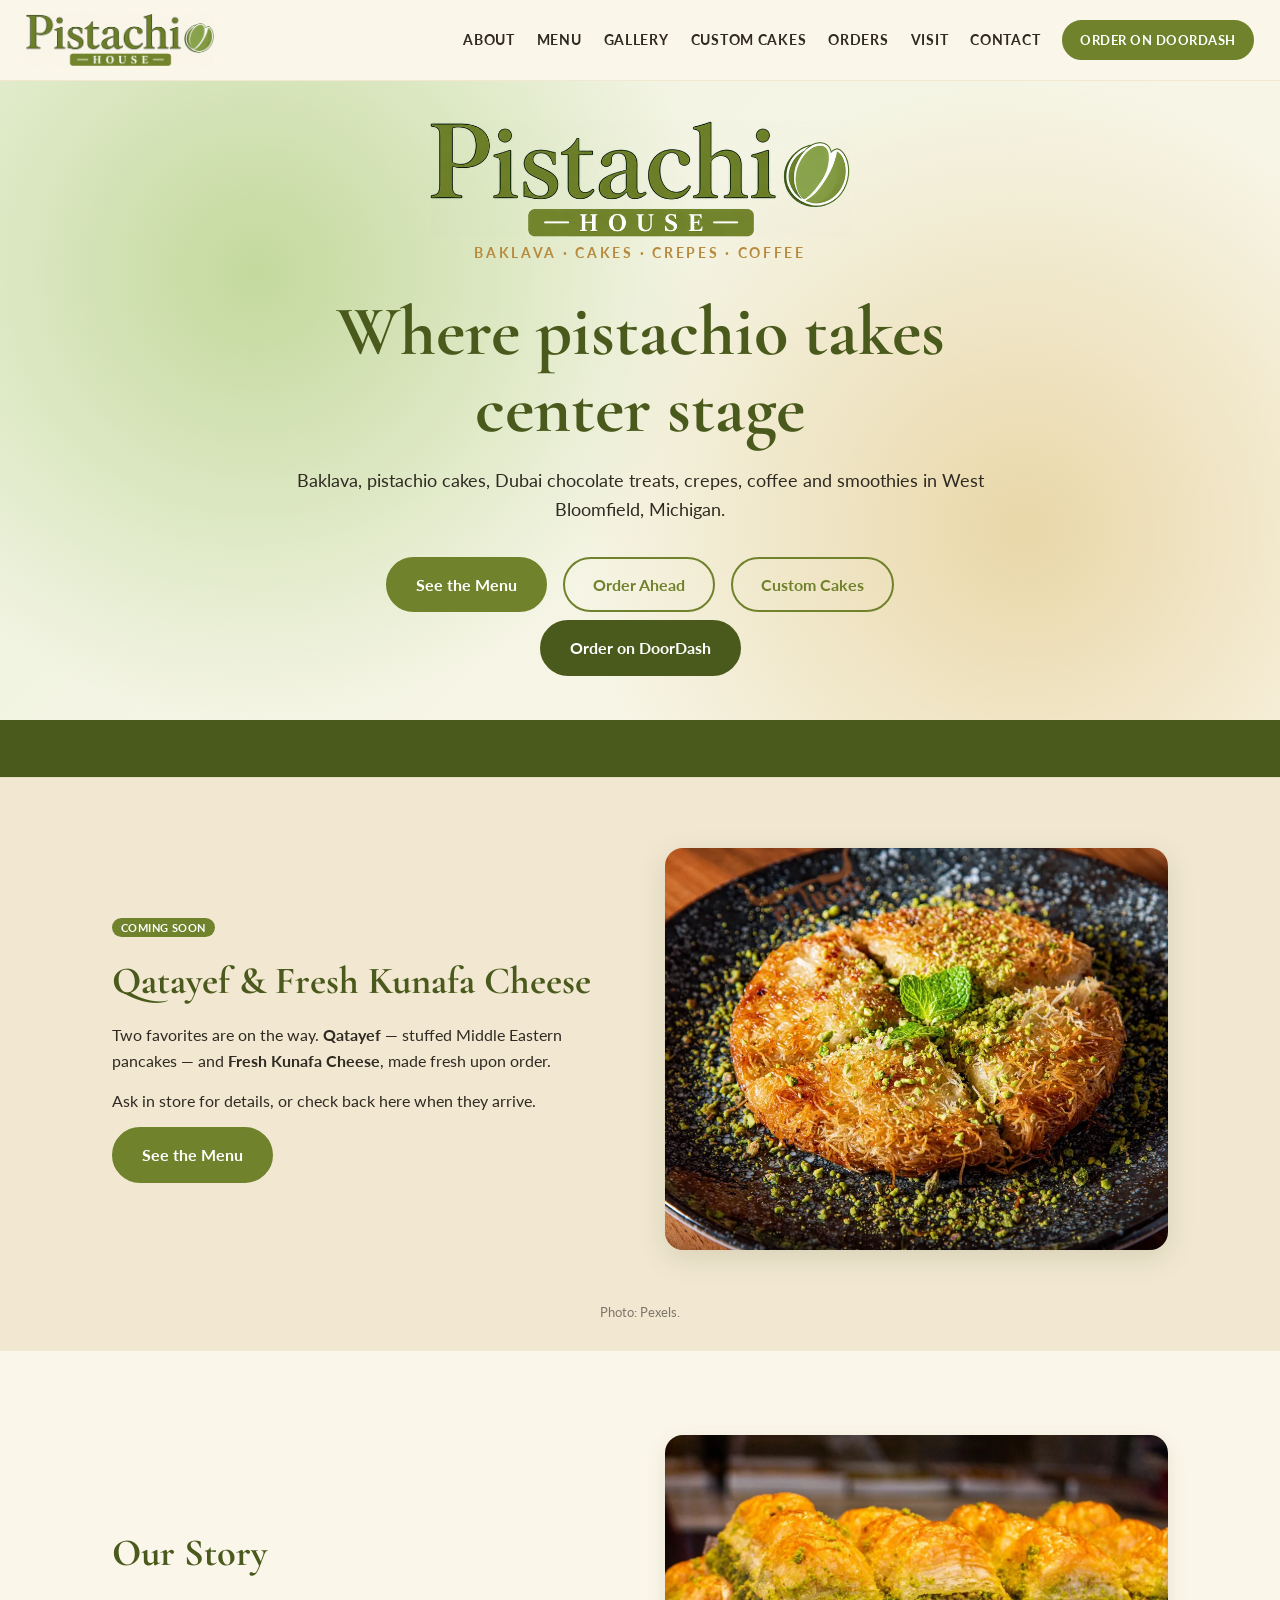
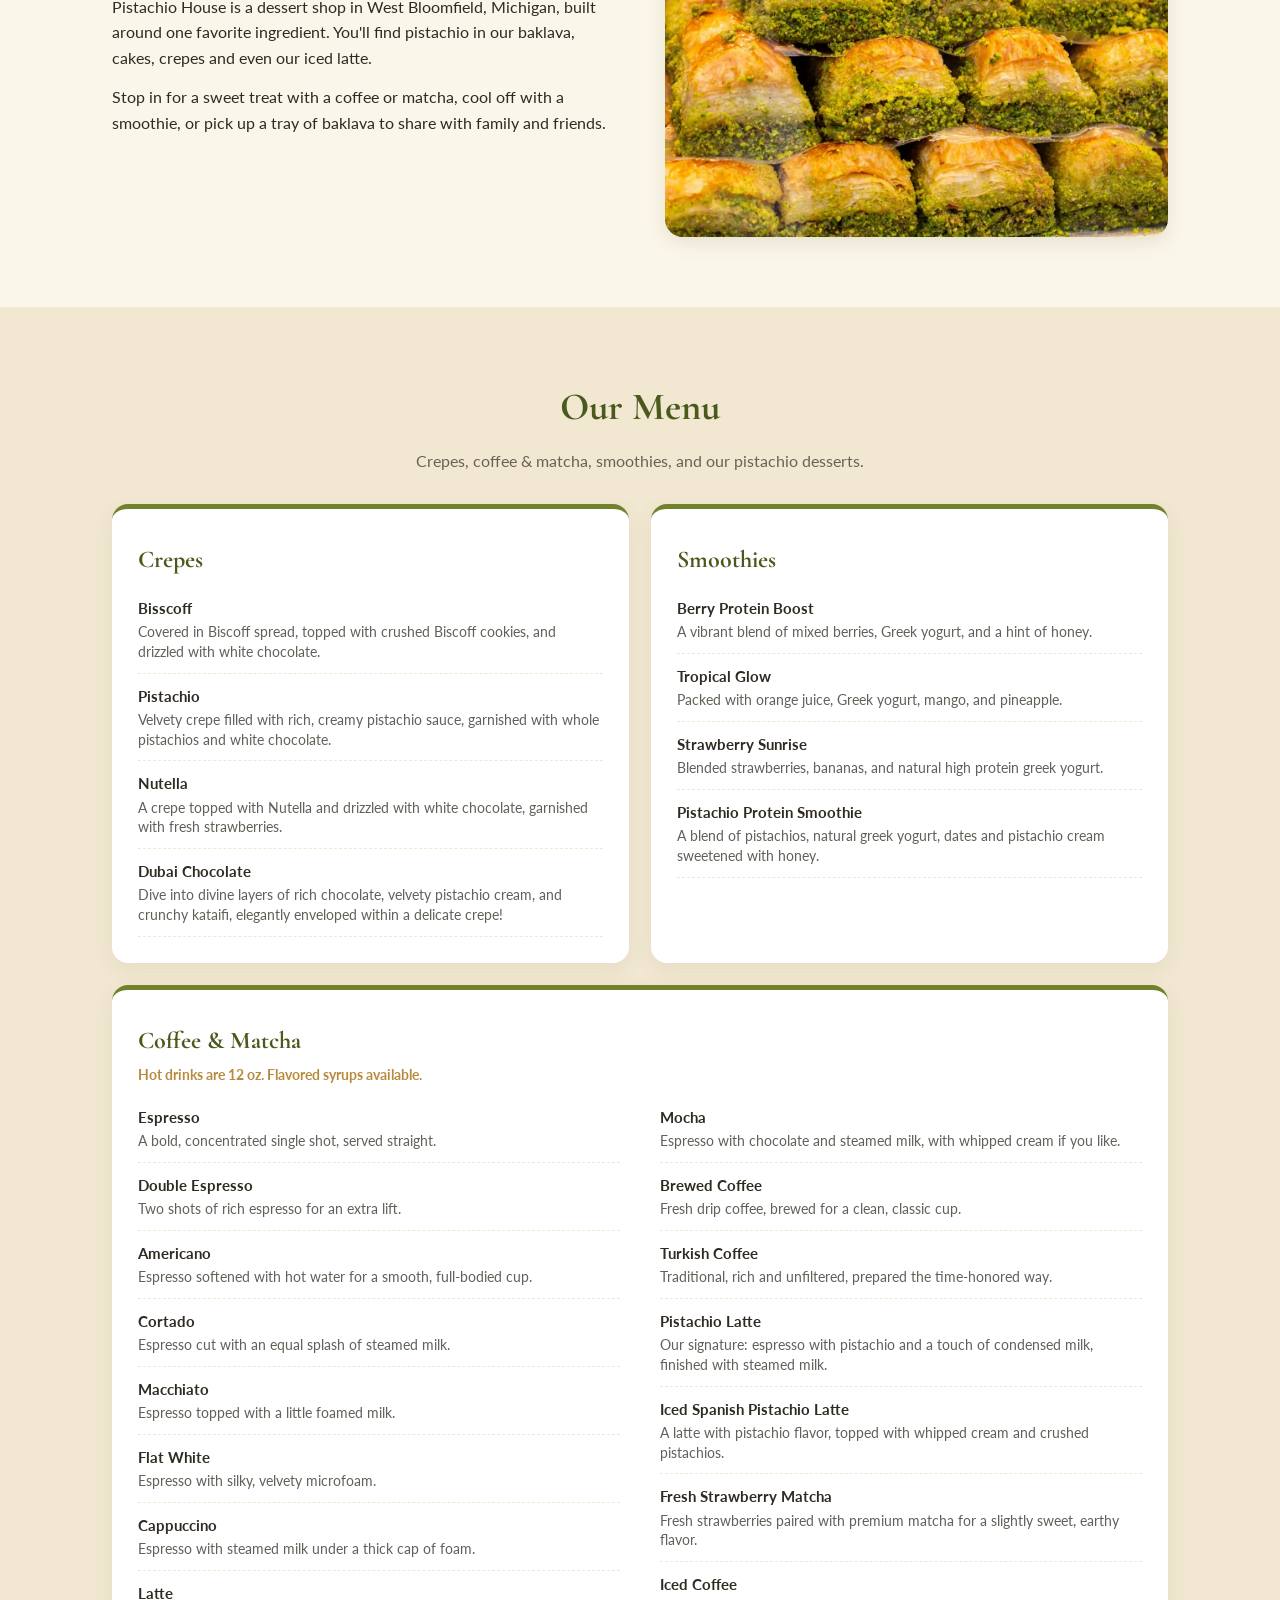
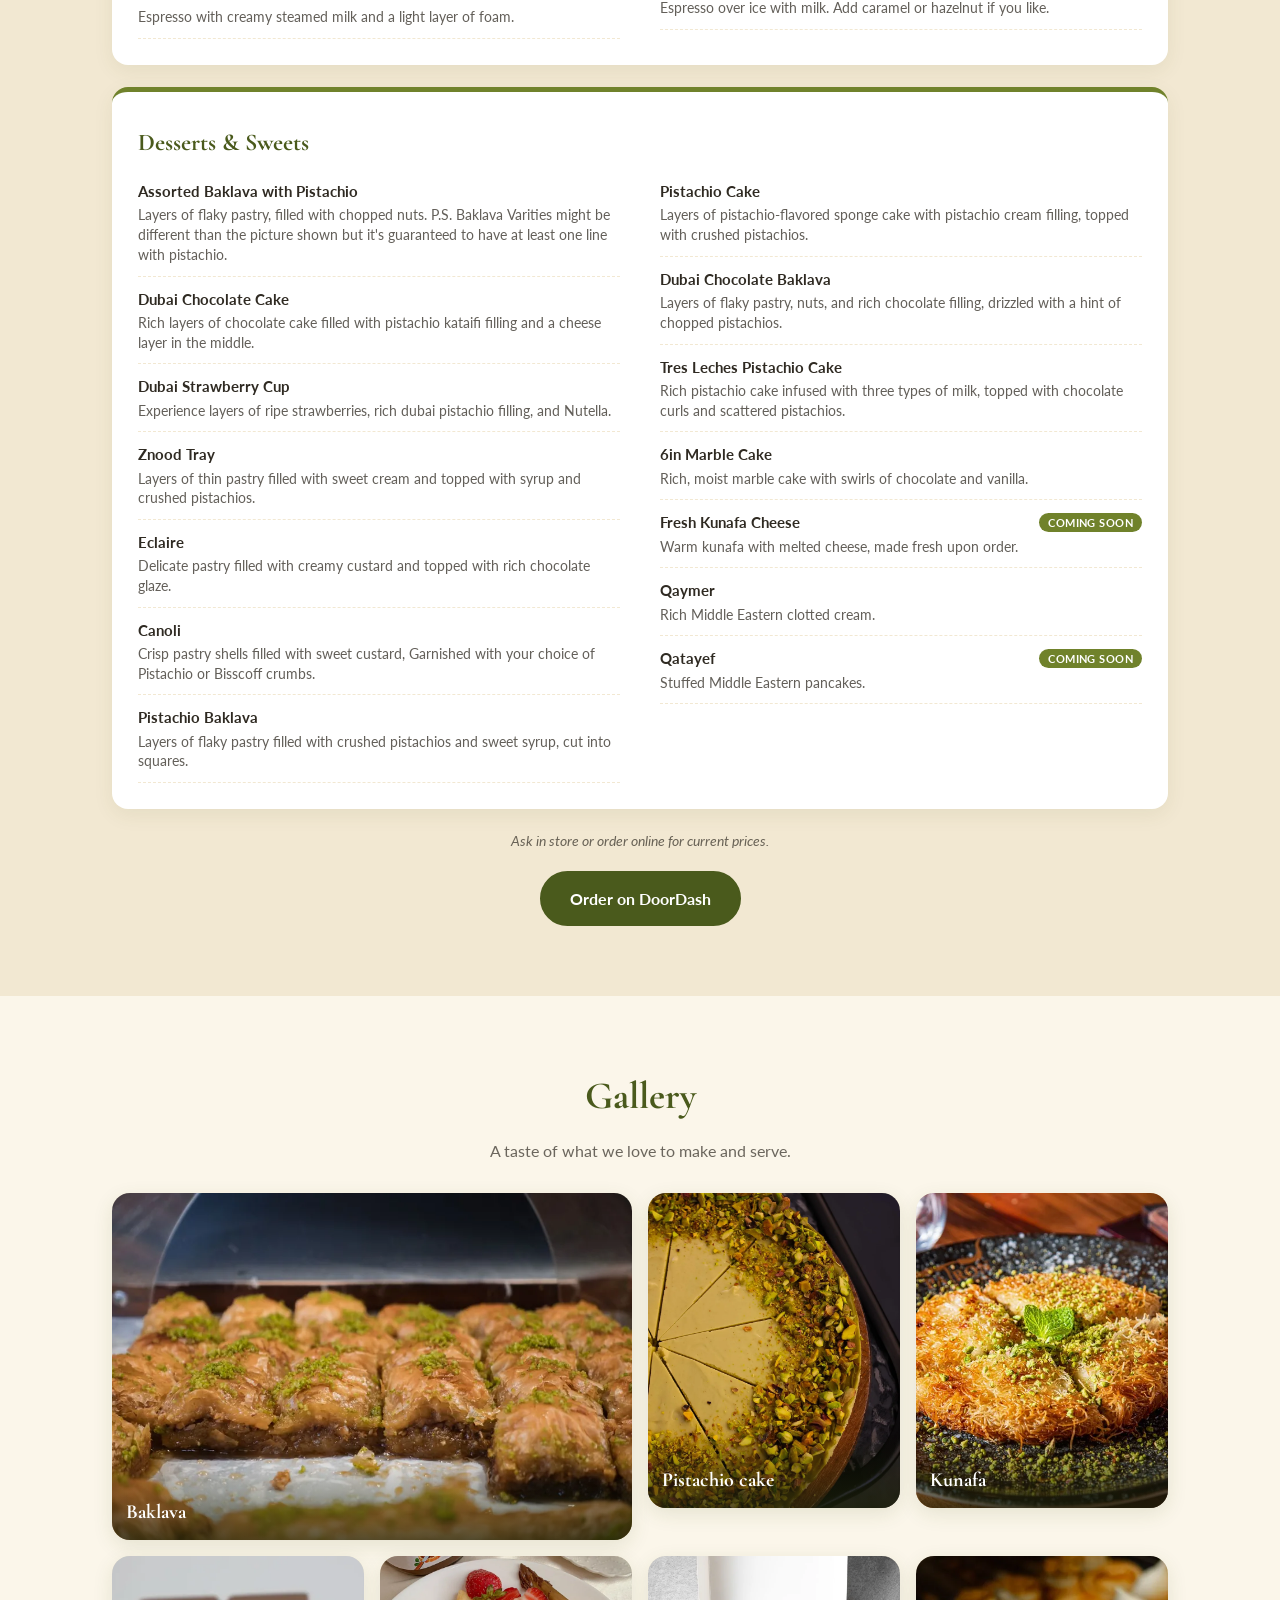
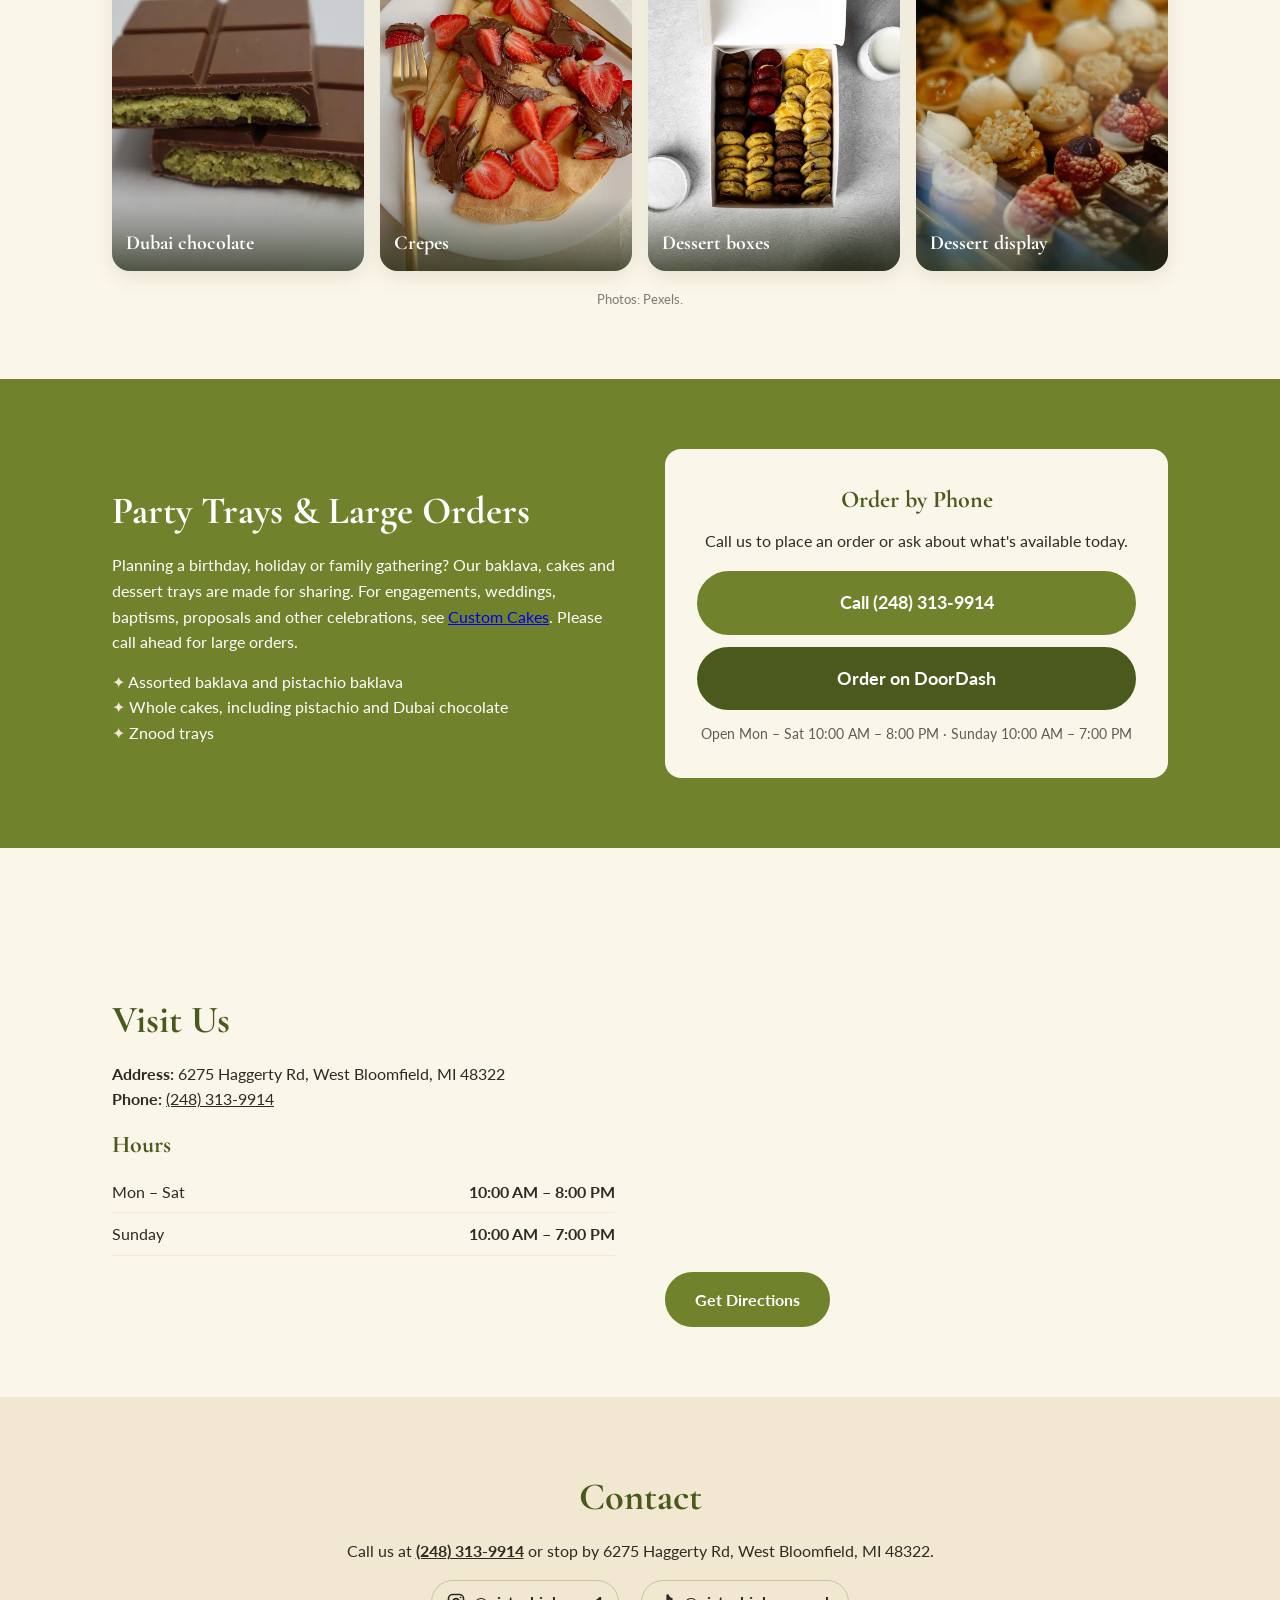
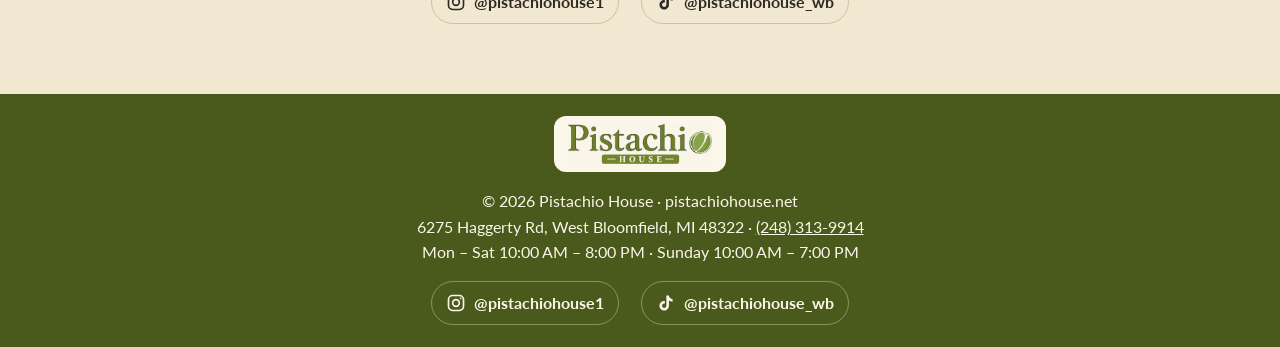
<file: index.html>
<!DOCTYPE html>
<html lang="en"><head><meta charset="utf-8"><meta name="viewport" content="width=device-width,initial-scale=1">
<title>Pistachio House | Baklava, Pistachio Sweets & Cakes</title>
<meta name="description" content="Pistachio House in West Bloomfield, MI: pistachio baklava, cakes, crepes, coffee, matcha and smoothies.">
<link rel="preconnect" href="https://fonts.googleapis.com"><link href="https://fonts.googleapis.com/css2?family=Cormorant+Garamond:wght@500;700&family=Lato:wght@400;700&display=swap" rel="stylesheet">
<link rel="icon" href="favicon.ico" sizes="any"><link rel="icon" type="image/png" sizes="32x32" href="favicon-32.png"><link rel="apple-touch-icon" href="apple-touch-icon.png"><meta name="theme-color" content="#70822b">
<meta property="og:type" content="website"><meta property="og:title" content="Pistachio House | Baklava, Pistachio Sweets &amp; Cakes"><meta property="og:description" content="Pistachio baklava, cakes, crepes, coffee and smoothies in West Bloomfield, MI."><meta property="og:url" content="https://pistachiohouse.net/"><meta property="og:image" content="https://pistachiohouse.net/images/og-image.png"><meta property="og:image:width" content="1200"><meta property="og:image:height" content="630"><meta name="twitter:card" content="summary_large_image">
<link rel="stylesheet" href="styles.css"><script type="application/ld+json">{"@context":"https://schema.org","@type":["LocalBusiness","Bakery"],"name":"Pistachio House","url":"https://pistachiohouse.net","sameAs":["https://www.instagram.com/pistachiohouse1/","https://www.tiktok.com/@pistachiohouse_wb"],"logo":"https://pistachiohouse.net/images/logo.png","image":"https://pistachiohouse.net/images/og-image.png","telephone":"+1-248-313-9914","address":{"@type":"PostalAddress","streetAddress":"6275 Haggerty Rd","addressLocality":"West Bloomfield","addressRegion":"MI","postalCode":"48322","addressCountry":"US"},"openingHoursSpecification":[{"@type":"OpeningHoursSpecification","dayOfWeek":["Monday","Tuesday","Wednesday","Thursday","Friday","Saturday"],"opens":"10:00","closes":"20:00"},{"@type":"OpeningHoursSpecification","dayOfWeek":"Sunday","opens":"10:00","closes":"19:00"}],"servesCuisine":"Desserts"}</script>
</head><body>
<header class="nav"><a href="#top" class="logo"><img src="images/logo-transparent.png" alt="Pistachio House" width="800" height="222"></a>
<button class="burger" aria-label="Menu" onclick="document.body.classList.toggle('open')">☰</button>
<nav><a href="#about">About</a><a href="#menu">Menu</a><a href="#gallery">Gallery</a><a href="custom-cakes.html">Custom Cakes</a><a href="#orders">Orders</a><a href="#visit">Visit</a><a href="#contact">Contact</a><a class="nav-order" href="https://www.doordash.com/store/pistachio-house-west-bloomfield-50264871/115589946/" target="_blank" rel="noopener">Order on DoorDash</a></nav></header>
<section id="top" class="hero"><div class="hero-in"><img class="hero-logo" src="images/logo-transparent.png" alt="" width="800" height="222"><p class="eyebrow">Baklava · Cakes · Crepes · Coffee</p>
<h1>Where pistachio takes center stage</h1><p>Baklava, pistachio cakes, Dubai chocolate treats, crepes, coffee and smoothies in West Bloomfield, Michigan.</p>
<a class="btn" href="#menu">See the Menu</a> <a class="btn ghost" href="#orders">Order Ahead</a> <a class="btn ghost" href="custom-cakes.html">Custom Cakes</a> <a class="btn doordash" href="https://www.doordash.com/store/pistachio-house-west-bloomfield-50264871/115589946/" target="_blank" rel="noopener">Order on DoorDash</a></div></section>
<div class="ribbon"><span>Pistachio Baklava ✦ Dubai Chocolate ✦ Pistachio Cake ✦ Crepes ✦ Pistachio Latte ✦ Smoothies ✦ Dessert Trays ✦ Coming Soon: Qatayef ✦ Fresh Kunafa Cheese ✦</span></div>
<section id="coming-soon" class="coming-soon"><div class="wrap two coming-soon-in">
<div>
<p class="eyebrow coming-soon-eyebrow"><span class="badge">Coming Soon</span></p>
<h2>Qatayef &amp; Fresh Kunafa Cheese</h2>
<p>Two favorites are on the way. <b>Qatayef</b> — stuffed Middle Eastern pancakes — and <b>Fresh Kunafa Cheese</b>, made fresh upon order.</p>
<p>Ask in store for details, or check back here when they arrive.</p>
<a class="btn" href="#menu">See the Menu</a>
</div>
<figure class="photo about-photo coming-soon-photo"><img src="images/coming-soon-kunafa.webp" alt="Kunafa garnished with crushed pistachios and mint" width="1200" height="801" loading="lazy"></figure>
</div>
<p class="c credit coming-soon-credit">Photo: Pexels.</p>
</section>
<section id="about" class="wrap two"><div><h2>Our Story</h2><p>Pistachio House is a dessert shop in West Bloomfield, Michigan, built around one favorite ingredient. You'll find pistachio in our baklava, cakes, crepes and even our iced latte.</p><p>Stop in for a sweet treat with a coffee or matcha, cool off with a smoothie, or pick up a tray of baklava to share with family and friends.</p></div>
<figure class="photo about-photo"><img src="images/about-pistachio-baklava.webp" alt="Rows of pistachio-topped baklava in a dessert display" width="1200" height="960" loading="lazy"></figure></section>
<section id="menu" class="cream"><div class="wrap"><h2 class="c">Our Menu</h2><p class="c sub">Crepes, coffee &amp; matcha, smoothies, and our pistachio desserts.</p><div class="grid menu-grid">
<div class="card"><h3>Crepes</h3><ul><li><div class="mi"><span class="mn">Bisscoff</span></div><p class="md">Covered in Biscoff spread, topped with crushed Biscoff cookies, and drizzled with white chocolate.</p></li><li><div class="mi"><span class="mn">Pistachio</span></div><p class="md">Velvety crepe filled with rich, creamy pistachio sauce, garnished with whole pistachios and white chocolate.</p></li><li><div class="mi"><span class="mn">Nutella</span></div><p class="md">A crepe topped with Nutella and drizzled with white chocolate, garnished with fresh strawberries.</p></li><li><div class="mi"><span class="mn">Dubai Chocolate</span></div><p class="md">Dive into divine layers of rich chocolate, velvety pistachio cream, and crunchy kataifi, elegantly enveloped within a delicate crepe!</p></li></ul></div>
<div class="card"><h3>Smoothies</h3><ul><li><div class="mi"><span class="mn">Berry Protein Boost</span></div><p class="md">A vibrant blend of mixed berries, Greek yogurt, and a hint of honey.</p></li><li><div class="mi"><span class="mn">Tropical Glow</span></div><p class="md">Packed with orange juice, Greek yogurt, mango, and pineapple.</p></li><li><div class="mi"><span class="mn">Strawberry Sunrise</span></div><p class="md">Blended strawberries, bananas, and natural high protein greek yogurt.</p></li><li><div class="mi"><span class="mn">Pistachio Protein Smoothie</span></div><p class="md">A blend of pistachios, natural greek yogurt, dates and pistachio cream sweetened with honey.</p></li></ul></div>
<div class="card wide"><h3>Coffee &amp; Matcha</h3><p class="card-note">Hot drinks are 12 oz. Flavored syrups available.</p><ul><li><div class="mi"><span class="mn">Espresso</span></div><p class="md">A bold, concentrated single shot, served straight.</p></li><li><div class="mi"><span class="mn">Double Espresso</span></div><p class="md">Two shots of rich espresso for an extra lift.</p></li><li><div class="mi"><span class="mn">Americano</span></div><p class="md">Espresso softened with hot water for a smooth, full-bodied cup.</p></li><li><div class="mi"><span class="mn">Cortado</span></div><p class="md">Espresso cut with an equal splash of steamed milk.</p></li><li><div class="mi"><span class="mn">Macchiato</span></div><p class="md">Espresso topped with a little foamed milk.</p></li><li><div class="mi"><span class="mn">Flat White</span></div><p class="md">Espresso with silky, velvety microfoam.</p></li><li><div class="mi"><span class="mn">Cappuccino</span></div><p class="md">Espresso with steamed milk under a thick cap of foam.</p></li><li><div class="mi"><span class="mn">Latte</span></div><p class="md">Espresso with creamy steamed milk and a light layer of foam.</p></li><li><div class="mi"><span class="mn">Mocha</span></div><p class="md">Espresso with chocolate and steamed milk, with whipped cream if you like.</p></li><li><div class="mi"><span class="mn">Brewed Coffee</span></div><p class="md">Fresh drip coffee, brewed for a clean, classic cup.</p></li><li><div class="mi"><span class="mn">Turkish Coffee</span></div><p class="md">Traditional, rich and unfiltered, prepared the time-honored way.</p></li><li><div class="mi"><span class="mn">Pistachio Latte</span></div><p class="md">Our signature: espresso with pistachio and a touch of condensed milk, finished with steamed milk.</p></li><li><div class="mi"><span class="mn">Iced Spanish Pistachio Latte</span></div><p class="md">A latte with pistachio flavor, topped with whipped cream and crushed pistachios.</p></li><li><div class="mi"><span class="mn">Fresh Strawberry Matcha</span></div><p class="md">Fresh strawberries paired with premium matcha for a slightly sweet, earthy flavor.</p></li><li><div class="mi"><span class="mn">Iced Coffee</span></div><p class="md">Espresso over ice with milk. Add caramel or hazelnut if you like.</p></li></ul></div>
<div class="card wide"><h3>Desserts &amp; Sweets</h3><ul><li><div class="mi"><span class="mn">Assorted Baklava with Pistachio</span></div><p class="md">Layers of flaky pastry, filled with chopped nuts. P.S. Baklava Varities might be different than the picture shown but it&#x27;s guaranteed to have at least one line with pistachio.</p></li><li><div class="mi"><span class="mn">Dubai Chocolate Cake</span></div><p class="md">Rich layers of chocolate cake filled with pistachio kataifi filling and a cheese layer in the middle.</p></li><li><div class="mi"><span class="mn">Dubai Strawberry Cup</span></div><p class="md">Experience layers of ripe strawberries, rich dubai pistachio filling, and Nutella.</p></li><li><div class="mi"><span class="mn">Znood Tray</span></div><p class="md">Layers of thin pastry filled with sweet cream and topped with syrup and crushed pistachios.</p></li><li><div class="mi"><span class="mn">Eclaire</span></div><p class="md">Delicate pastry filled with creamy custard and topped with rich chocolate glaze.</p></li><li><div class="mi"><span class="mn">Canoli</span></div><p class="md">Crisp pastry shells filled with sweet custard, Garnished with your choice of Pistachio or Bisscoff crumbs.</p></li><li><div class="mi"><span class="mn">Pistachio Baklava</span></div><p class="md">Layers of flaky pastry filled with crushed pistachios and sweet syrup, cut into squares.</p></li><li><div class="mi"><span class="mn">Pistachio Cake</span></div><p class="md">Layers of pistachio-flavored sponge cake with pistachio cream filling, topped with crushed pistachios.</p></li><li><div class="mi"><span class="mn">Dubai Chocolate Baklava</span></div><p class="md">Layers of flaky pastry, nuts, and rich chocolate filling, drizzled with a hint of chopped pistachios.</p></li><li><div class="mi"><span class="mn">Tres Leches Pistachio Cake</span></div><p class="md">Rich pistachio cake infused with three types of milk, topped with chocolate curls and scattered pistachios.</p></li><li><div class="mi"><span class="mn">6in Marble Cake</span></div><p class="md">Rich, moist marble cake with swirls of chocolate and vanilla.</p></li><li><div class="mi"><span class="mn">Fresh Kunafa Cheese</span><span class="badge">Coming Soon</span></div><p class="md">Warm kunafa with melted cheese, made fresh upon order.</p></li><li><div class="mi"><span class="mn">Qaymer</span></div><p class="md">Rich Middle Eastern clotted cream.</p></li><li><div class="mi"><span class="mn">Qatayef</span><span class="badge">Coming Soon</span></div><p class="md">Stuffed Middle Eastern pancakes.</p></li></ul></div>
</div><p class="c note">Ask in store or order online for current prices.</p><p class="c menu-order"><a class="btn doordash" href="https://www.doordash.com/store/pistachio-house-west-bloomfield-50264871/115589946/" target="_blank" rel="noopener">Order on DoorDash</a></p></div></section>
<section id="gallery" class="wrap"><h2 class="c">Gallery</h2><p class="c sub">A taste of what we love to make and serve.</p><div class="gal"><figure class="photo"><img src="images/gallery-baklava-tray.webp" alt="Pistachio baklava squares with flaky golden layers" width="900" height="600" loading="lazy"><figcaption>Baklava</figcaption></figure><figure class="photo"><img src="images/gallery-pistachio-cake.webp" alt="Pistachio cake topped with crushed pistachios" width="900" height="1350" loading="lazy"><figcaption>Pistachio cake</figcaption></figure><figure class="photo"><img src="images/gallery-kunafa.webp" alt="Kunafa garnished with crushed pistachios on a decorative plate" width="900" height="601" loading="lazy"><figcaption>Kunafa</figcaption></figure><figure class="photo"><img src="images/gallery-dubai-chocolate.webp" alt="Chocolate bar with a green pistachio filling" width="900" height="600" loading="lazy"><figcaption>Dubai chocolate</figcaption></figure><figure class="photo"><img src="images/gallery-crepe.webp" alt="Crepe topped with sliced strawberries and chocolate" width="900" height="1012" loading="lazy"><figcaption>Crepes</figcaption></figure><figure class="photo"><img src="images/gallery-gift-box.webp" alt="Open white box filled with assorted cookies" width="900" height="1124" loading="lazy"><figcaption>Dessert boxes</figcaption></figure><figure class="photo"><img src="images/gallery-display-case.webp" alt="Display case of small tarts, pastries and chocolates" width="900" height="600" loading="lazy"><figcaption>Dessert display</figcaption></figure></div><p class="c credit">Photos: Pexels.</p></section>

<section id="orders" class="green"><div class="wrap two"><div><h2>Party Trays &amp; Large Orders</h2><p>Planning a birthday, holiday or family gathering? Our baklava, cakes and dessert trays are made for sharing. For engagements, weddings, baptisms, proposals and other celebrations, see <a href="custom-cakes.html">Custom Cakes</a>. Please call ahead for large orders.</p><ul class="ticks"><li>Assorted baklava and pistachio baklava</li><li>Whole cakes, including pistachio and Dubai chocolate</li><li>Znood trays</li></ul></div>
<div class="callbox"><h3>Order by Phone</h3><p>Call us to place an order or ask about what's available today.</p><a class="btn big" href="tel:+12483139914">Call (248) 313-9914</a><a class="btn big doordash" href="https://www.doordash.com/store/pistachio-house-west-bloomfield-50264871/115589946/" target="_blank" rel="noopener">Order on DoorDash</a><p class="small">Open Mon – Sat 10:00 AM – 8:00 PM · Sunday 10:00 AM – 7:00 PM</p></div></div></section>
<section id="visit" class="wrap two"><div><h2>Visit Us</h2><p><b>Address:</b> 6275 Haggerty Rd, West Bloomfield, MI 48322<br><b>Phone:</b> <a href="tel:+12483139914">(248) 313-9914</a></p><h3>Hours</h3><table class="hours"><tr><td>Mon – Sat</td><td>10:00 AM – 8:00 PM</td></tr><tr><td>Sunday</td><td>10:00 AM – 7:00 PM</td></tr></table></div>
<div class="mapbox"><iframe title="Map to Pistachio House" src="https://maps.google.com/maps?q=6275+Haggerty+Rd,+West+Bloomfield,+MI+48322&amp;output=embed" loading="lazy" referrerpolicy="no-referrer-when-downgrade"></iframe><a class="btn" target="_blank" rel="noopener" href="https://www.google.com/maps/dir/?api=1&amp;destination=6275+Haggerty+Rd,+West+Bloomfield,+MI+48322">Get Directions</a></div></section>
<section id="contact" class="cream"><div class="wrap c"><h2>Contact</h2><p>Call us at <b><a href="tel:+12483139914">(248) 313-9914</a></b> or stop by 6275 Haggerty Rd, West Bloomfield, MI 48322.</p><p class="social"><a href="https://www.instagram.com/pistachiohouse1/" target="_blank" rel="noopener" aria-label="Instagram @pistachiohouse1"><svg viewBox="0 0 24 24" width="20" height="20" aria-hidden="true" fill="none" stroke="currentColor" stroke-width="2" stroke-linecap="round" stroke-linejoin="round"><rect x="3" y="3" width="18" height="18" rx="5"/><circle cx="12" cy="12" r="4"/><circle cx="17.5" cy="6.5" r="1" fill="currentColor" stroke="none"/></svg><span>@pistachiohouse1</span></a><a href="https://www.tiktok.com/@pistachiohouse_wb" target="_blank" rel="noopener" aria-label="TikTok @pistachiohouse_wb"><svg viewBox="0 0 24 24" width="20" height="20" aria-hidden="true" fill="currentColor"><path d="M16.6 5.82A4.28 4.28 0 0 1 15.54 3h-3.09v12.4a2.59 2.59 0 0 1-2.59 2.5c-1.42 0-2.6-1.16-2.6-2.6 0-1.72 1.66-3.01 3.37-2.48V9.66c-3.45-.46-6.47 2.22-6.47 5.64 0 3.33 2.76 5.7 5.69 5.7 3.14 0 5.69-2.55 5.69-5.7V9.01a7.35 7.35 0 0 0 4.3 1.38V7.3s-1.88.09-3.24-1.48z"/></svg><span>@pistachiohouse_wb</span></a></p></div></section>
<footer><img class="foot-logo" src="images/logo-transparent.png" alt="Pistachio House" width="800" height="222"><br>© <span id="y"></span> Pistachio House · pistachiohouse.net<br>6275 Haggerty Rd, West Bloomfield, MI 48322 · <a href="tel:+12483139914">(248) 313-9914</a><br>Mon – Sat 10:00 AM – 8:00 PM · Sunday 10:00 AM – 7:00 PM<div class="social"><a href="https://www.instagram.com/pistachiohouse1/" target="_blank" rel="noopener" aria-label="Instagram @pistachiohouse1"><svg viewBox="0 0 24 24" width="20" height="20" aria-hidden="true" fill="none" stroke="currentColor" stroke-width="2" stroke-linecap="round" stroke-linejoin="round"><rect x="3" y="3" width="18" height="18" rx="5"/><circle cx="12" cy="12" r="4"/><circle cx="17.5" cy="6.5" r="1" fill="currentColor" stroke="none"/></svg><span>@pistachiohouse1</span></a><a href="https://www.tiktok.com/@pistachiohouse_wb" target="_blank" rel="noopener" aria-label="TikTok @pistachiohouse_wb"><svg viewBox="0 0 24 24" width="20" height="20" aria-hidden="true" fill="currentColor"><path d="M16.6 5.82A4.28 4.28 0 0 1 15.54 3h-3.09v12.4a2.59 2.59 0 0 1-2.59 2.5c-1.42 0-2.6-1.16-2.6-2.6 0-1.72 1.66-3.01 3.37-2.48V9.66c-3.45-.46-6.47 2.22-6.47 5.64 0 3.33 2.76 5.7 5.69 5.7 3.14 0 5.69-2.55 5.69-5.7V9.01a7.35 7.35 0 0 0 4.3 1.38V7.3s-1.88.09-3.24-1.48z"/></svg><span>@pistachiohouse_wb</span></a></div></footer>
<script>
document.getElementById('y').textContent=new Date().getFullYear();
document.querySelectorAll('nav a').forEach(a=>a.onclick=()=>document.body.classList.remove('open'));
</script>
</body></html>
</file>
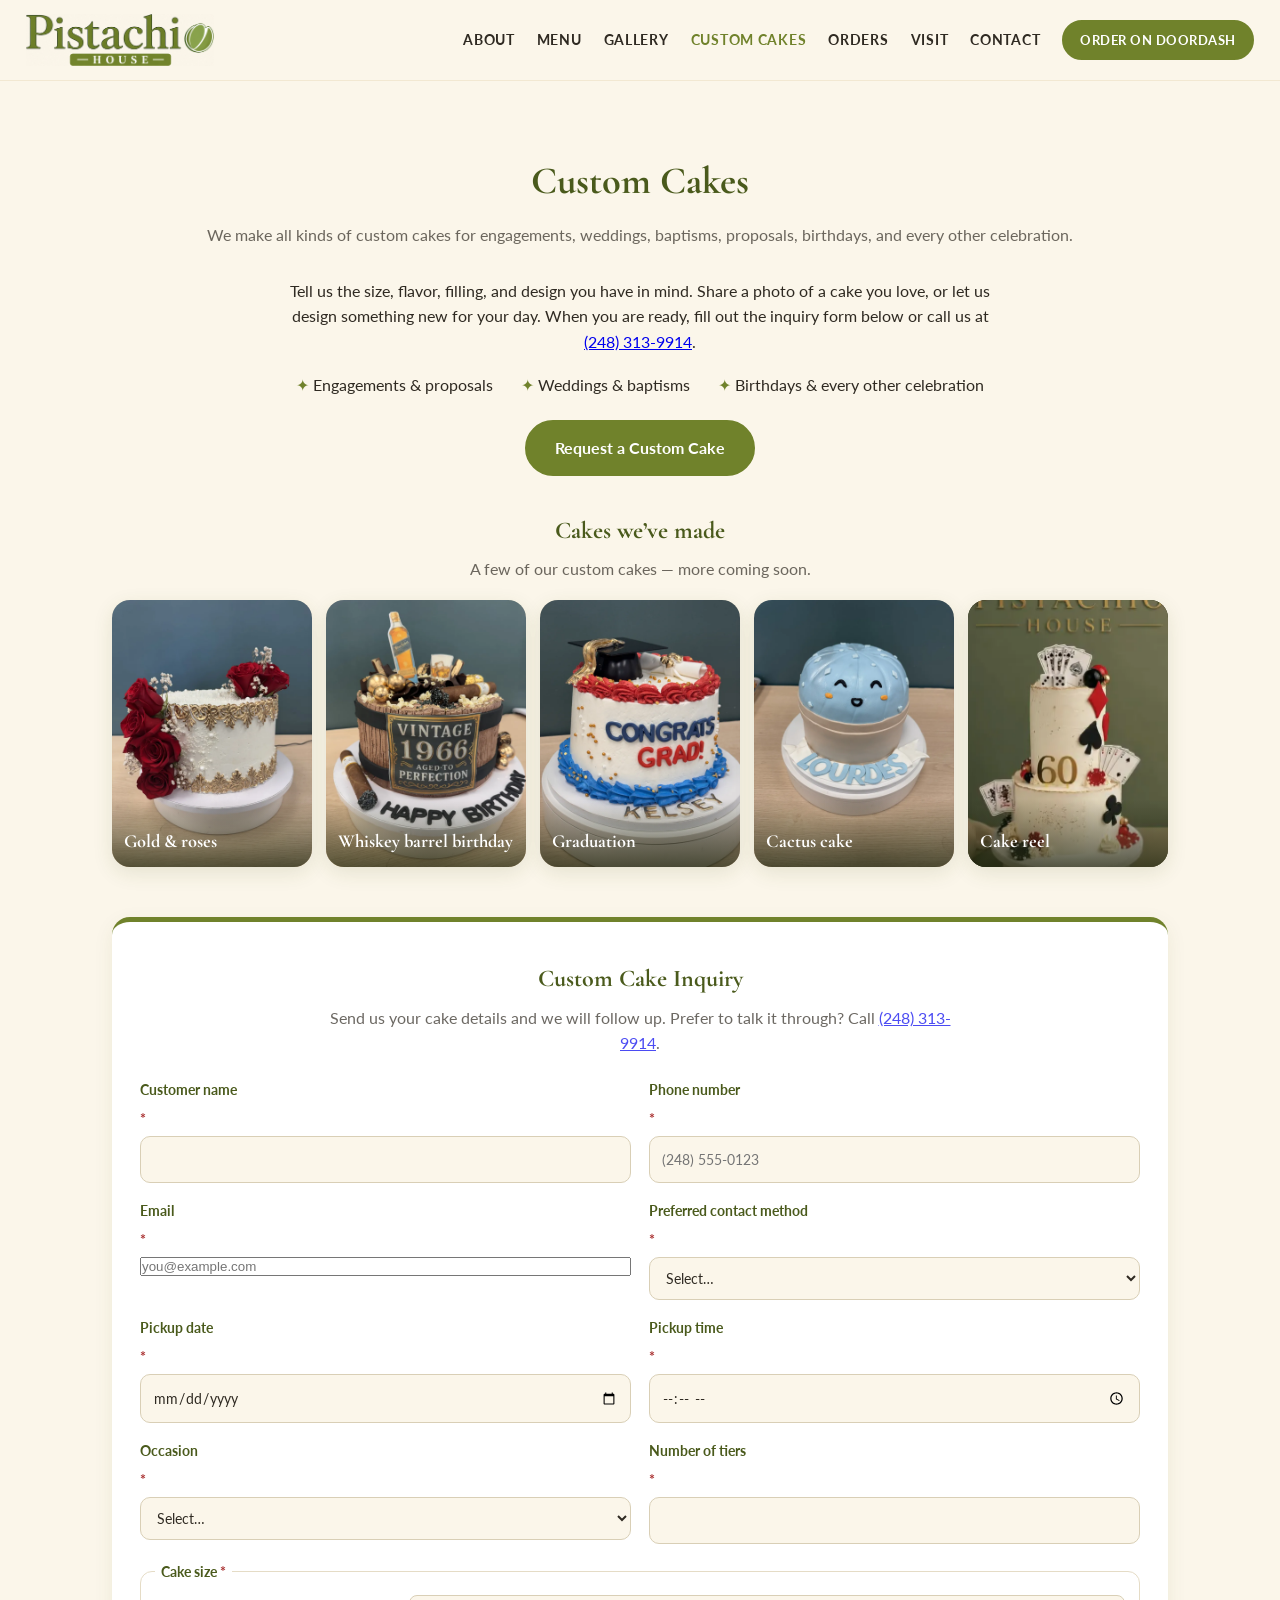
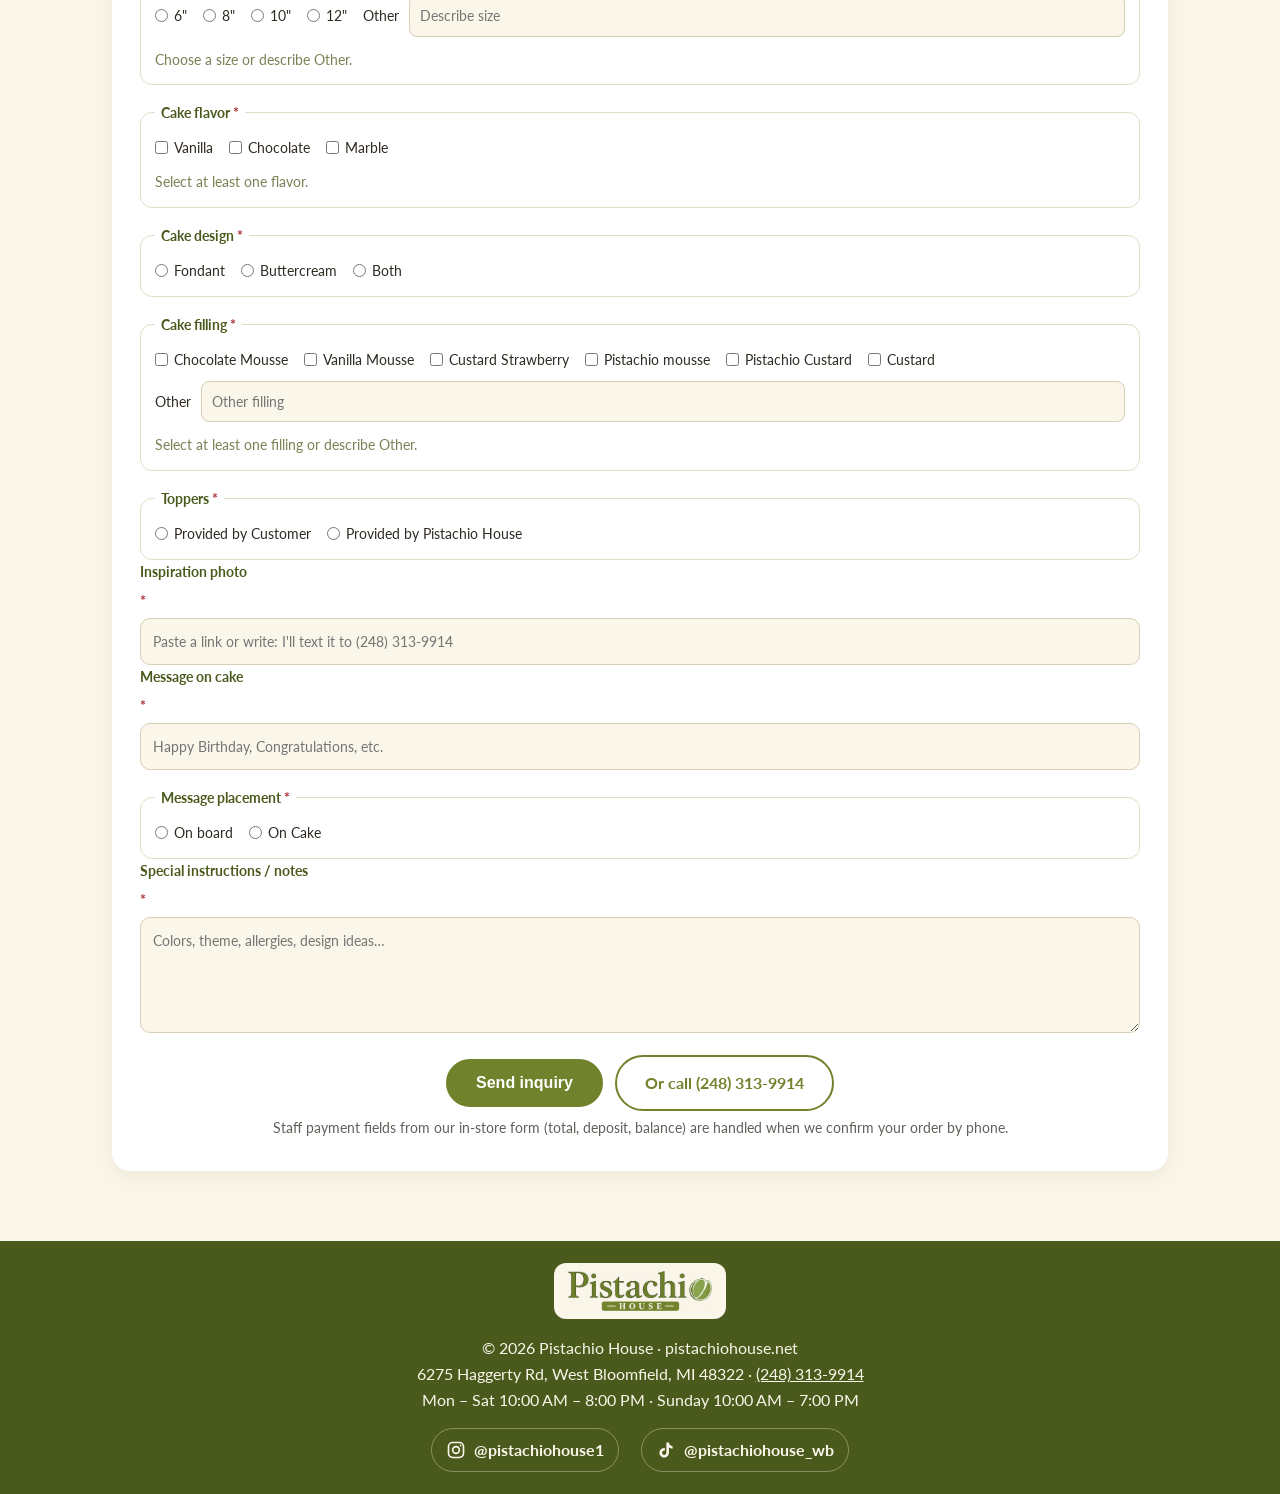
<file: custom-cakes.html>
<!DOCTYPE html>
<html lang="en"><head><meta charset="utf-8"><meta name="viewport" content="width=device-width,initial-scale=1">
<title>Custom Cakes | Pistachio House</title>
<meta name="description" content="Custom cakes from Pistachio House in West Bloomfield, MI for engagements, weddings, baptisms, proposals, birthdays and more. Request a cake inquiry online.">
<link rel="preconnect" href="https://fonts.googleapis.com"><link href="https://fonts.googleapis.com/css2?family=Cormorant+Garamond:wght@500;700&family=Lato:wght@400;700&display=swap" rel="stylesheet">
<link rel="icon" href="favicon.ico" sizes="any"><link rel="icon" type="image/png" sizes="32x32" href="favicon-32.png"><link rel="apple-touch-icon" href="apple-touch-icon.png"><meta name="theme-color" content="#70822b">
<meta property="og:type" content="website"><meta property="og:title" content="Custom Cakes | Pistachio House"><meta property="og:description" content="Custom cakes for engagements, weddings, baptisms, proposals, birthdays and every celebration in West Bloomfield, MI."><meta property="og:url" content="https://pistachiohouse.net/custom-cakes.html"><meta property="og:image" content="https://pistachiohouse.net/images/og-image.png"><meta property="og:image:width" content="1200"><meta property="og:image:height" content="630"><meta name="twitter:card" content="summary_large_image">
<link rel="canonical" href="https://pistachiohouse.net/custom-cakes.html">
<link rel="stylesheet" href="styles.css">
</head><body>
<header class="nav"><a href="index.html" class="logo"><img src="images/logo-transparent.png" alt="Pistachio House" width="800" height="222"></a>
<button class="burger" aria-label="Menu" onclick="document.body.classList.toggle('open')">☰</button>
<nav><a href="index.html#about">About</a><a href="index.html#menu">Menu</a><a href="index.html#gallery">Gallery</a><a href="custom-cakes.html" aria-current="page">Custom Cakes</a><a href="index.html#orders">Orders</a><a href="index.html#visit">Visit</a><a href="index.html#contact">Contact</a><a class="nav-order" href="https://www.doordash.com/store/pistachio-house-west-bloomfield-50264871/115589946/" target="_blank" rel="noopener">Order on DoorDash</a></nav></header>

<section id="custom-cakes" class="wrap"><div class="cakes-intro">
<h2 class="c">Custom Cakes</h2>
<p class="c sub">We make all kinds of custom cakes for engagements, weddings, baptisms, proposals, birthdays, and every other celebration.</p>
<p class="c cakes-blurb">Tell us the size, flavor, filling, and design you have in mind. Share a photo of a cake you love, or let us design something new for your day. When you are ready, fill out the inquiry form below or call us at <a href="tel:+12483139914">(248) 313-9914</a>.</p>
<ul class="ticks dark cakes-ticks"><li>Engagements &amp; proposals</li><li>Weddings &amp; baptisms</li><li>Birthdays &amp; every other celebration</li></ul>
<p class="c"><a class="btn" href="#cake-inquiry">Request a Custom Cake</a></p>
</div>

<h3 class="c made-heading">Cakes we&rsquo;ve made</h3>
<p class="c sub made-sub">A few of our custom cakes — more coming soon.</p>
<div class="made-gal">
<figure class="photo made-photo"><img src="images/made-cake-1.webp" alt="White buttercream cake with gold filigree, red roses, and pearl accents" width="900" height="1200" loading="lazy"><figcaption>Gold &amp; roses</figcaption></figure>
<figure class="photo made-photo"><img src="images/made-cake-2.webp" alt="Whiskey barrel birthday cake with Vintage 1966 label, cigars, and Happy Birthday letters" width="900" height="1200" loading="lazy"><figcaption>Whiskey barrel birthday</figcaption></figure>
<figure class="photo made-photo"><img src="images/made-cake-3.webp" alt="Graduation cake with cap and diploma reading Congrats Grad Kelsey" width="900" height="1200" loading="lazy"><figcaption>Graduation</figcaption></figure>
<figure class="photo made-photo"><img src="images/made-cake-4.webp" alt="Blue smiling cactus cake in a pot with the name Lourdes" width="900" height="1200" loading="lazy"><figcaption>Cactus cake</figcaption></figure>
<figure class="photo made-photo made-video">
<video autoplay muted loop playsinline preload="metadata" poster="images/made-cakes-reel-poster.webp" width="406" height="720" aria-label="Reel of custom cakes from Pistachio House">
<source src="images/made-cakes-reel.mp4" type="video/mp4">
</video>
<figcaption>Cake reel</figcaption>
</figure>
</div>

<div id="cake-inquiry" class="cake-form-wrap">
<h3 class="c">Custom Cake Inquiry</h3>
<p class="c sub form-lead">Send us your cake details and we will follow up. Prefer to talk it through? Call <a href="tel:+12483139914">(248) 313-9914</a>.</p>
<form id="cake-form" class="cake-form" action="https://api.web3forms.com/submit" method="POST" novalidate>
<input type="hidden" name="access_key" value="5c239fa1-b122-477f-84c6-bec44c540d81">
<input type="hidden" name="subject" value="Custom cake inquiry">
<input type="hidden" name="from_name" value="Pistachio House website">
<input type="checkbox" name="botcheck" class="honey" tabindex="-1" autocomplete="off" aria-hidden="true">
<div class="form-grid">
<label class="fg">Customer name <span class="req">*</span><input name="customer_name" type="text" autocomplete="name" required></label>
<label class="fg">Phone number <span class="req">*</span><input name="phone" type="tel" autocomplete="tel" inputmode="tel" required placeholder="(248) 555-0123"></label>
<label class="fg">Email <span class="req">*</span><input name="email" type="email" autocomplete="email" required placeholder="you@example.com"></label>
<label class="fg">Preferred contact method <span class="req">*</span>
<select name="contact_method" required>
<option value="">Select…</option>
<option>Text</option>
<option>Call</option>
<option>Email</option>
</select></label>
<label class="fg">Pickup date <span class="req">*</span><input name="pickup_date" type="date" required></label>
<label class="fg">Pickup time <span class="req">*</span><input name="pickup_time" type="time" required></label>
<label class="fg">Occasion <span class="req">*</span>
<select name="occasion" required>
<option value="">Select…</option>
<option>Engagement</option>
<option>Wedding</option>
<option>Baptism</option>
<option>Proposal</option>
<option>Birthday</option>
<option>Other celebration</option>
</select></label>
<label class="fg">Number of tiers <span class="req">*</span><input name="tiers" type="number" min="1" max="10" step="1" inputmode="numeric" required></label>
</div>

<fieldset class="fg full" id="fs-cake-size"><legend>Cake size <span class="req">*</span></legend>
<div class="checks">
<label><input type="radio" name="cake_size" value='6"'> 6"</label>
<label><input type="radio" name="cake_size" value='8"'> 8"</label>
<label><input type="radio" name="cake_size" value='10"'> 10"</label>
<label><input type="radio" name="cake_size" value='12"'> 12"</label>
<label class="grow">Other <input type="text" name="cake_size_other" placeholder="Describe size"></label>
</div>
<p class="hint">Choose a size or describe Other.</p>
</fieldset>

<fieldset class="fg full" id="fs-flavor"><legend>Cake flavor <span class="req">*</span></legend>
<div class="checks">
<label><input type="checkbox" name="flavor" value="Vanilla"> Vanilla</label>
<label><input type="checkbox" name="flavor" value="Chocolate"> Chocolate</label>
<label><input type="checkbox" name="flavor" value="Marble"> Marble</label>
</div>
<p class="hint">Select at least one flavor.</p>
</fieldset>

<fieldset class="fg full" id="fs-design"><legend>Cake design <span class="req">*</span></legend>
<div class="checks">
<label><input type="radio" name="design" value="Fondant" required> Fondant</label>
<label><input type="radio" name="design" value="Buttercream"> Buttercream</label>
<label><input type="radio" name="design" value="Both"> Both</label>
</div></fieldset>

<fieldset class="fg full" id="fs-filling"><legend>Cake filling <span class="req">*</span></legend>
<div class="checks">
<label><input type="checkbox" name="filling" value="Chocolate Mousse"> Chocolate Mousse</label>
<label><input type="checkbox" name="filling" value="Vanilla Mousse"> Vanilla Mousse</label>
<label><input type="checkbox" name="filling" value="Custard Strawberry"> Custard Strawberry</label>
<label><input type="checkbox" name="filling" value="Pistachio mousse"> Pistachio mousse</label>
<label><input type="checkbox" name="filling" value="Pistachio Custard"> Pistachio Custard</label>
<label><input type="checkbox" name="filling" value="Custard"> Custard</label>
<label class="grow">Other <input type="text" name="filling_other" placeholder="Other filling"></label>
</div>
<p class="hint">Select at least one filling or describe Other.</p>
</fieldset>

<fieldset class="fg full" id="fs-toppers"><legend>Toppers <span class="req">*</span></legend>
<div class="checks">
<label><input type="radio" name="toppers" value="Provided by Customer" required> Provided by Customer</label>
<label><input type="radio" name="toppers" value="Provided by Pistachio House"> Provided by Pistachio House</label>
</div></fieldset>

<label class="fg full">Inspiration photo <span class="req">*</span>
<input name="inspiration_photo" type="text" required placeholder="Paste a link or write: I'll text it to (248) 313-9914">
</label>

<div class="form-grid">
<label class="fg full">Message on cake <span class="req">*</span><input name="message" type="text" maxlength="120" required placeholder="Happy Birthday, Congratulations, etc."></label>
</div>
<fieldset class="fg full" id="fs-message-placement"><legend>Message placement <span class="req">*</span></legend>
<div class="checks">
<label><input type="radio" name="message_placement" value="On board" required> On board</label>
<label><input type="radio" name="message_placement" value="On Cake"> On Cake</label>
</div></fieldset>

<label class="fg full">Special instructions / notes <span class="req">*</span><textarea name="notes" rows="4" required placeholder="Colors, theme, allergies, design ideas…"></textarea></label>

<p id="cake-form-status" class="form-status" role="status" aria-live="polite" hidden></p>
<p class="form-actions"><button type="submit" class="btn" id="cake-submit">Send inquiry</button>
<a class="btn ghost" href="tel:+12483139914">Or call (248) 313-9914</a></p>
<p class="hint c">Staff payment fields from our in-store form (total, deposit, balance) are handled when we confirm your order by phone.</p>
</form>

<div id="cake-thanks" class="cake-thanks" hidden>
<h3>Thank you</h3>
<p>Your custom cake inquiry was sent. We will get back to you soon. Questions in the meantime? Call <a href="tel:+12483139914"><b>(248) 313-9914</b></a>.</p>
<p class="form-actions"><a class="btn" href="tel:+12483139914">Call (248) 313-9914</a>
<a class="btn ghost" href="#cake-inquiry" id="cake-thanks-again">Send another inquiry</a></p>
</div>
</div>
</section>

<footer><img class="foot-logo" src="images/logo-transparent.png" alt="Pistachio House" width="800" height="222"><br>© <span id="y"></span> Pistachio House · pistachiohouse.net<br>6275 Haggerty Rd, West Bloomfield, MI 48322 · <a href="tel:+12483139914">(248) 313-9914</a><br>Mon – Sat 10:00 AM – 8:00 PM · Sunday 10:00 AM – 7:00 PM<div class="social"><a href="https://www.instagram.com/pistachiohouse1/" target="_blank" rel="noopener" aria-label="Instagram @pistachiohouse1"><svg viewBox="0 0 24 24" width="20" height="20" aria-hidden="true" fill="none" stroke="currentColor" stroke-width="2" stroke-linecap="round" stroke-linejoin="round"><rect x="3" y="3" width="18" height="18" rx="5"/><circle cx="12" cy="12" r="4"/><circle cx="17.5" cy="6.5" r="1" fill="currentColor" stroke="none"/></svg><span>@pistachiohouse1</span></a><a href="https://www.tiktok.com/@pistachiohouse_wb" target="_blank" rel="noopener" aria-label="TikTok @pistachiohouse_wb"><svg viewBox="0 0 24 24" width="20" height="20" aria-hidden="true" fill="currentColor"><path d="M16.6 5.82A4.28 4.28 0 0 1 15.54 3h-3.09v12.4a2.59 2.59 0 0 1-2.59 2.5c-1.42 0-2.6-1.16-2.6-2.6 0-1.72 1.66-3.01 3.37-2.48V9.66c-3.45-.46-6.47 2.22-6.47 5.64 0 3.33 2.76 5.7 5.69 5.7 3.14 0 5.69-2.55 5.69-5.7V9.01a7.35 7.35 0 0 0 4.3 1.38V7.3s-1.88.09-3.24-1.48z"/></svg><span>@pistachiohouse_wb</span></a></div></footer>
<script>
document.getElementById('y').textContent=new Date().getFullYear();
document.querySelectorAll('nav a').forEach(a=>a.onclick=()=>document.body.classList.remove('open'));
(function(){
  var form=document.getElementById('cake-form');
  var thanks=document.getElementById('cake-thanks');
  var statusEl=document.getElementById('cake-form-status');
  var submitBtn=document.getElementById('cake-submit');
  if(!form||!thanks) return;
  function showThanks(){
    form.hidden=true;
    if(statusEl){statusEl.hidden=true;statusEl.textContent='';statusEl.className='form-status'}
    thanks.hidden=false;
    thanks.scrollIntoView({behavior:'smooth',block:'start'});
  }
  function showForm(){
    thanks.hidden=true;
    form.hidden=false;
    if(statusEl){statusEl.hidden=true;statusEl.textContent='';statusEl.className='form-status'}
  }
  function showError(msg){
    if(!statusEl) return;
    statusEl.hidden=false;
    statusEl.className='form-status form-status-error';
    statusEl.innerHTML=msg;
    statusEl.scrollIntoView({behavior:'smooth',block:'nearest'});
  }
  function vals(name){
    return Array.prototype.map.call(form.querySelectorAll('[name="'+name+'"]:checked'),function(el){return el.value}).filter(Boolean).join(', ');
  }
  function val(name){
    var el=form.elements[name];
    if(!el||el.type==='checkbox') return '';
    return String(el.value||'').trim();
  }
  function requireGroup(ok, message, focusEl){
    if(ok) return true;
    showError(message);
    if(focusEl) focusEl.focus();
    return false;
  }
  var again=document.getElementById('cake-thanks-again');
  if(again) again.addEventListener('click',function(e){
    e.preventDefault();
    history.replaceState(null,'',location.pathname+location.search+'#cake-inquiry');
    showForm();
    form.scrollIntoView({behavior:'smooth',block:'start'});
  });
  form.addEventListener('submit',function(e){
    e.preventDefault();
    if(!form.reportValidity()) return;
    var size=vals('cake_size');
    var sizeOther=val('cake_size_other');
    if(!requireGroup(size||sizeOther, 'Please choose a cake size or describe Other.', form.querySelector('[name="cake_size"]'))) return;
    if(sizeOther) size=size?(size+'; Other: '+sizeOther):('Other: '+sizeOther);
    var flavors=vals('flavor');
    if(!requireGroup(flavors, 'Please select at least one cake flavor.', form.querySelector('[name="flavor"]'))) return;
    var filling=vals('filling');
    var fillingOther=val('filling_other');
    if(!requireGroup(filling||fillingOther, 'Please select at least one filling or describe Other.', form.querySelector('[name="filling"]'))) return;
    if(fillingOther) filling=filling?(filling+'; Other: '+fillingOther):('Other: '+fillingOther);
    var pickup=val('pickup_date');
    var time=val('pickup_time');
    if(time) pickup=(pickup?pickup+' ':'')+time;
    var payload={
      access_key: form.elements.access_key.value,
      subject: form.elements.subject.value,
      from_name: form.elements.from_name.value,
      botcheck: form.elements.botcheck && form.elements.botcheck.checked ? '1' : '',
      name: val('customer_name'),
      email: val('email'),
      'Customer name': val('customer_name'),
      Phone: val('phone'),
      Email: val('email'),
      'Preferred contact method': val('contact_method'),
      'Pickup date/time': pickup,
      Occasion: val('occasion'),
      'Cake size': size,
      'Number of tiers': val('tiers'),
      'Cake flavor': flavors,
      'Cake design': vals('design'),
      'Cake filling': filling,
      Toppers: vals('toppers'),
      'Inspiration photo': val('inspiration_photo'),
      'Message on cake': val('message'),
      'Message placement': vals('message_placement'),
      'Special instructions': val('notes')
    };
    if(submitBtn){submitBtn.disabled=true;submitBtn.textContent='Sending…'}
    if(statusEl){statusEl.hidden=true;statusEl.textContent='';statusEl.className='form-status'}
    fetch('https://api.web3forms.com/submit',{
      method:'POST',
      headers:{'Content-Type':'application/json','Accept':'application/json'},
      body:JSON.stringify(payload)
    }).then(function(r){return r.json().then(function(data){return {ok:r.ok,data:data}})}).then(function(res){
      if(res.data && res.data.success){
        form.reset();
        showThanks();
        history.replaceState(null,'',location.pathname+location.search+'#cake-thanks');
      } else {
        var msg=(res.data && res.data.message) ? res.data.message : 'Something went wrong.';
        showError('We could not send your inquiry right now. Please call <a href="tel:+12483139914">(248) 313-9914</a>. ('+msg+')');
      }
    }).catch(function(){
      showError('We could not send your inquiry right now. Please call <a href="tel:+12483139914">(248) 313-9914</a>.');
    }).finally(function(){
      if(submitBtn){submitBtn.disabled=false;submitBtn.textContent='Send inquiry'}
    });
  });
})();
</script>
</body></html>
</file>
<file: styles.css>
:root{--g:#70822b;--gd:#4a5a1c;--gl:#a7b86a;--c:#fbf6ea;--c2:#f2e8d2;--t:#2f2a22;--gold:#b88a3e}
*{box-sizing:border-box;margin:0;padding:0}html{scroll-behavior:smooth}
body{font-family:Lato,sans-serif;color:var(--t);background:var(--c);line-height:1.6}
h1,h2,h3,.logo{font-family:'Cormorant Garamond',serif;color:var(--gd)}h2{font-size:2.4rem;margin-bottom:.6rem}h3{font-size:1.5rem;margin:.4rem 0}
.wrap{max-width:1100px;margin:auto;padding:70px 22px}.c{text-align:center}.sub{opacity:.7;margin-bottom:30px}
.nav{position:sticky;top:0;z-index:9;display:flex;justify-content:space-between;align-items:center;padding:14px 26px;background:rgba(251,246,234,.95);border-bottom:1px solid var(--c2)}
.logo{font-size:1.7rem;font-weight:700;text-decoration:none}.logo span{color:var(--gold)}
nav a{margin-left:22px;text-decoration:none;color:var(--t);font-weight:700;font-size:.9rem;letter-spacing:.05em;text-transform:uppercase}nav a:hover{color:var(--g)}
.burger{display:none;background:none;border:0;font-size:1.6rem;cursor:pointer}
.hero{min-height:600px;display:flex;align-items:center;justify-content:center;text-align:center;padding:40px 20px;background:radial-gradient(circle at 20% 30%,#c3d99d 0,transparent 40%),radial-gradient(circle at 80% 70%,#e9d7a8 0,transparent 40%),linear-gradient(135deg,#eef3df,#fbf6ea)}
.hero-in{max-width:720px}.hero h1{font-size:clamp(2.6rem,6vw,4.4rem);line-height:1.1;margin:10px 0 18px}.hero p{font-size:1.15rem;margin-bottom:28px}
.eyebrow{color:var(--gold);letter-spacing:.2em;text-transform:uppercase;font-size:.85rem!important;font-weight:700}
.btn{display:inline-block;background:var(--g);color:#fff;padding:13px 28px;border-radius:40px;text-decoration:none;font-weight:700;border:2px solid var(--g);cursor:pointer;font-size:1rem}.btn:hover{background:var(--gd)}
.btn.ghost{background:transparent;color:var(--g)}
.ribbon{background:var(--gd);color:var(--c);overflow:hidden;white-space:nowrap;padding:12px 0;font-family:'Cormorant Garamond',serif;font-size:1.3rem}
.ribbon span{display:inline-block;padding-left:100%;animation:m 25s linear infinite}@keyframes m{to{transform:translateX(-100%)}}
.two{display:grid;grid-template-columns:1fr 1fr;gap:50px;align-items:center}.two p{margin-bottom:14px}
.cream{background:var(--c2)}.green{background:var(--g);color:#fff}.green h2{color:#fff}
.grid{display:grid;grid-template-columns:repeat(auto-fit,minmax(230px,1fr));gap:22px}
.card{background:#fff;border-radius:16px;padding:26px;border-top:5px solid var(--g);box-shadow:0 6px 20px rgba(74,90,28,.08)}
.card ul{list-style:none}.card li{display:flex;justify-content:space-between;gap:10px;padding:7px 0;border-bottom:1px dashed var(--c2);font-size:.95rem}
.ticks{list-style:none}.ticks li:before{content:"✦ ";color:var(--c2)}.green b{color:#fff3c9}
.hours{width:100%;border-collapse:collapse}.hours td{padding:8px 0;border-bottom:1px solid var(--c2)}.hours td+td{text-align:right;font-weight:700}
footer{background:var(--gd);color:var(--c);text-align:center;padding:22px}
@media(max-width:780px){.two{grid-template-columns:1fr}.burger{display:block}
nav{display:none;position:absolute;top:100%;left:0;right:0;background:var(--c);flex-direction:column;padding:10px 0}.open nav{display:flex}nav a{margin:10px 26px}}
.mapbox{display:grid;gap:14px;justify-items:start}.mapbox iframe{width:100%;height:340px;border:0;border-radius:18px}
footer a,#visit a:not(.btn),#contact a{color:inherit}
.logo img{height:52px;width:auto;display:block}
.hero-logo{width:min(420px,80%);height:auto;margin:0 auto 6px;display:block}
.foot-logo{height:56px;width:auto;margin-bottom:10px;background:var(--c);padding:8px 14px;border-radius:12px}
footer a{color:inherit}
@media(max-width:780px){.logo img{height:40px}}
.menu-grid{grid-template-columns:repeat(2,1fr);align-items:stretch}
.menu-grid .card li{display:block;padding:10px 0}
.mi{display:flex;justify-content:space-between;gap:10px;font-weight:700}
.md{font-size:.85rem;opacity:.75;margin-top:3px;line-height:1.45}
.note{font-size:.85rem;opacity:.7;margin-top:22px;font-style:italic}
.menu-grid .card.wide{grid-column:1/-1}.menu-grid .card.wide ul{columns:2;column-gap:40px}
.menu-grid .card li{break-inside:avoid}
@media(max-width:780px){.menu-grid .card.wide ul{columns:1}}
.photo{margin:0;position:relative;overflow:hidden;border-radius:18px;background:var(--c2);box-shadow:0 6px 20px rgba(74,90,28,.12)}
.photo img{width:100%;height:100%;object-fit:cover;display:block;transition:transform .5s}
.photo:hover img{transform:scale(1.04)}
.about-photo{aspect-ratio:5/4}
.gal{display:grid;grid-template-columns:repeat(4,1fr);gap:16px}.gal .photo{aspect-ratio:4/5}
.gal figcaption{position:absolute;left:0;right:0;bottom:0;padding:28px 14px 12px;color:#fff;font-family:'Cormorant Garamond',serif;font-size:1.25rem;font-weight:700;background:linear-gradient(transparent,rgba(30,36,12,.7))}
.credit{font-size:.8rem;opacity:.6;margin-top:18px}.credit a{color:inherit}
.callbox{background:var(--c);color:var(--t);padding:32px;border-radius:16px;text-align:center}.callbox h3{margin-top:0}.callbox p{margin:8px 0 18px}
.btn.big{font-size:1.15rem;padding:15px 32px}.small{font-size:.85rem;opacity:.75;margin-bottom:0!important}
.menu-grid .mi{display:block}
@media(max-width:1000px){.gal{grid-template-columns:repeat(2,1fr)}}
@media(max-width:780px){.gal{gap:12px}.gal .photo{aspect-ratio:1}.about-photo{aspect-ratio:4/3}.gal figcaption{font-size:1.05rem;padding:22px 10px 8px}}
.social{display:flex;flex-wrap:wrap;justify-content:center;gap:12px 22px;margin-top:16px}
.social a{display:inline-flex;align-items:center;gap:8px;text-decoration:none;font-weight:700;color:var(--gd);padding:8px 14px;border-radius:30px;border:1px solid rgba(74,90,28,.25);transition:background .2s}
.social a:hover{background:rgba(112,130,43,.12)}
footer .social a{color:var(--c);border-color:rgba(251,246,234,.35)}footer .social a:hover{background:rgba(251,246,234,.12)}
.card-note{font-size:.85rem;color:var(--gold);font-weight:700;margin:-2px 0 8px}
.gal .photo:first-child{grid-column:span 2;aspect-ratio:auto}
@media(max-width:780px){.menu-grid{grid-template-columns:1fr}.gal .photo:first-child{aspect-ratio:2/1}}

.btn.doordash{background:var(--gd);border-color:var(--gd)}.btn.doordash:hover{background:#354214;border-color:#354214}
.btn.ghost.doordash,.doordash.ghost{background:transparent;color:var(--gd);border-color:var(--gd)}
.nav-order{display:inline-block;margin-left:22px;padding:8px 16px;border-radius:30px;background:var(--g);color:#fff!important;text-decoration:none;font-weight:700;font-size:.8rem;letter-spacing:.04em;text-transform:uppercase;border:2px solid var(--g)}.nav-order:hover{background:var(--gd);border-color:var(--gd);color:#fff!important}
.hero-in .btn{margin:4px 6px}
.callbox .btn{display:block;width:100%;margin:0 0 12px;text-align:center}.callbox .btn:last-of-type{margin-bottom:14px}
.menu-order{margin-top:18px}.menu-order .btn{margin:0 6px}
@media(max-width:780px){
.nav-order{margin:10px 26px;text-align:center}
.hero-in .btn{display:block;width:100%;max-width:320px;margin:8px auto}
.menu-order .btn{display:inline-block;width:auto;max-width:100%}
}

/* Custom cakes */
.ticks.dark li:before{color:var(--g)}
.cakes-intro .ticks{margin:14px 0 22px}
.cake-form-wrap{margin-top:50px;background:#fff;border-radius:18px;padding:32px 28px;box-shadow:0 6px 20px rgba(74,90,28,.08);border-top:5px solid var(--g)}
.form-lead{max-width:640px;margin:0 auto 22px}
.cake-form .form-grid{display:grid;grid-template-columns:1fr 1fr;gap:16px 18px}
.cake-form .fg{display:flex;flex-direction:column;gap:6px;font-weight:700;font-size:.9rem;color:var(--gd)}
.cake-form .fg.full{grid-column:1/-1}
.cake-form .fg input[type=text],
.cake-form .fg input[type=tel],
.cake-form .fg input[type=date],
.cake-form .fg input[type=time],
.cake-form .fg input[type=number],
.cake-form .fg select,
.cake-form .fg textarea{font:inherit;font-weight:400;color:var(--t);padding:11px 12px;border:1px solid #d9cfb6;border-radius:10px;background:var(--c);width:100%}
.cake-form .fg textarea{resize:vertical;min-height:96px}
.cake-form fieldset.fg{border:1px solid #e5dcc6;border-radius:12px;padding:12px 14px 14px;margin:16px 0 0}
.cake-form fieldset.fg legend{padding:0 6px;font-weight:700;color:var(--gd)}
.cake-form .checks{display:flex;flex-wrap:wrap;gap:10px 16px;font-weight:400;color:var(--t)}
.cake-form .checks label{display:inline-flex;align-items:center;gap:6px;font-weight:400}
.cake-form .checks .grow{flex:1 1 180px}
.cake-form .checks .grow input[type=text]{margin-left:4px;flex:1;min-width:120px;font:inherit;padding:8px 10px;border:1px solid #d9cfb6;border-radius:8px;background:var(--c)}
.cake-form .req{color:#a33}
.cake-form .hint{font-size:.85rem;font-weight:400;opacity:.75;margin-top:8px;line-height:1.45}
.form-actions{display:flex;flex-wrap:wrap;gap:12px;justify-content:center;align-items:center;margin-top:22px}
.cake-thanks{margin-top:8px;text-align:center}
.cake-thanks h3{margin-bottom:10px}
.cake-summary{text-align:left;white-space:pre-wrap;background:var(--c);border:1px solid var(--c2);border-radius:12px;padding:16px;margin:16px 0;font-size:.9rem;line-height:1.5;max-height:360px;overflow:auto}
@media(max-width:780px){
.cake-form .form-grid{grid-template-columns:1fr}
.cake-form-wrap{padding:22px 16px}
.form-actions .btn{width:100%;text-align:center}
}

/* Cakes we've made */
.cakes-blurb{max-width:720px;margin:0 auto 18px}
.cakes-ticks{display:flex;flex-wrap:wrap;justify-content:center;gap:8px 28px;list-style:none;margin:0 0 22px;padding:0}
.cakes-ticks li{margin:0}
.made-heading{margin-top:36px}
.made-sub{margin-bottom:18px}
.made-gal{display:grid;grid-template-columns:repeat(5,minmax(0,1fr));gap:14px;align-items:stretch}
.made-gal .made-photo{aspect-ratio:3/4;margin:0}
.made-gal .made-photo img,.made-gal .made-video video{width:100%;height:100%;object-fit:cover;display:block}
.made-gal .made-video{background:#1e240c}
.made-gal .made-video video{border:0}
.made-gal figcaption{position:absolute;left:0;right:0;bottom:0;padding:28px 12px 10px;color:#fff;font-family:'Cormorant Garamond',serif;font-size:1.15rem;font-weight:700;background:linear-gradient(transparent,rgba(30,36,12,.72))}
@media(max-width:1000px){.made-gal{grid-template-columns:repeat(3,1fr)}.made-gal .made-video{grid-column:span 1}}
@media(max-width:780px){
.made-gal{grid-template-columns:repeat(2,1fr);gap:12px}
.cakes-ticks{flex-direction:column;align-items:center;gap:6px}
}

.cake-form .honey{position:absolute;left:-9999px;height:0;width:0;opacity:0;overflow:hidden;tab-index:-1}

.form-status{margin:16px 0 0;padding:12px 14px;border-radius:10px;font-size:.95rem;line-height:1.45}
.form-status-error{background:#f8e8e4;color:#6b2a1f;border:1px solid #e2b7ad}
.form-status-error a{color:inherit;font-weight:700}

nav a[aria-current="page"]{color:var(--g)}

.menu-grid .mi{display:flex;flex-wrap:wrap;align-items:center;gap:8px}
.badge{display:inline-block;font-family:Lato,sans-serif;font-size:.68rem;font-weight:700;letter-spacing:.04em;text-transform:uppercase;color:#fff;background:var(--g);padding:3px 9px;border-radius:999px;line-height:1.2;white-space:nowrap;vertical-align:middle}
.badge-outline{background:transparent;color:var(--g);border:1px solid var(--g)}

.coming-soon{background:var(--c2);color:var(--t);border-top:1px solid rgba(74,90,28,.08)}
.coming-soon h2{color:var(--gd);margin-top:10px}
.coming-soon p{margin-bottom:14px}
.coming-soon-eyebrow{margin:0 0 4px}
.coming-soon-photo{box-shadow:0 8px 28px rgba(74,90,28,.16)}
.coming-soon-credit{padding:0 22px 28px;margin-top:-18px}
@media(max-width:780px){
.coming-soon-credit{margin-top:8px;padding-bottom:22px}
}
</file>
